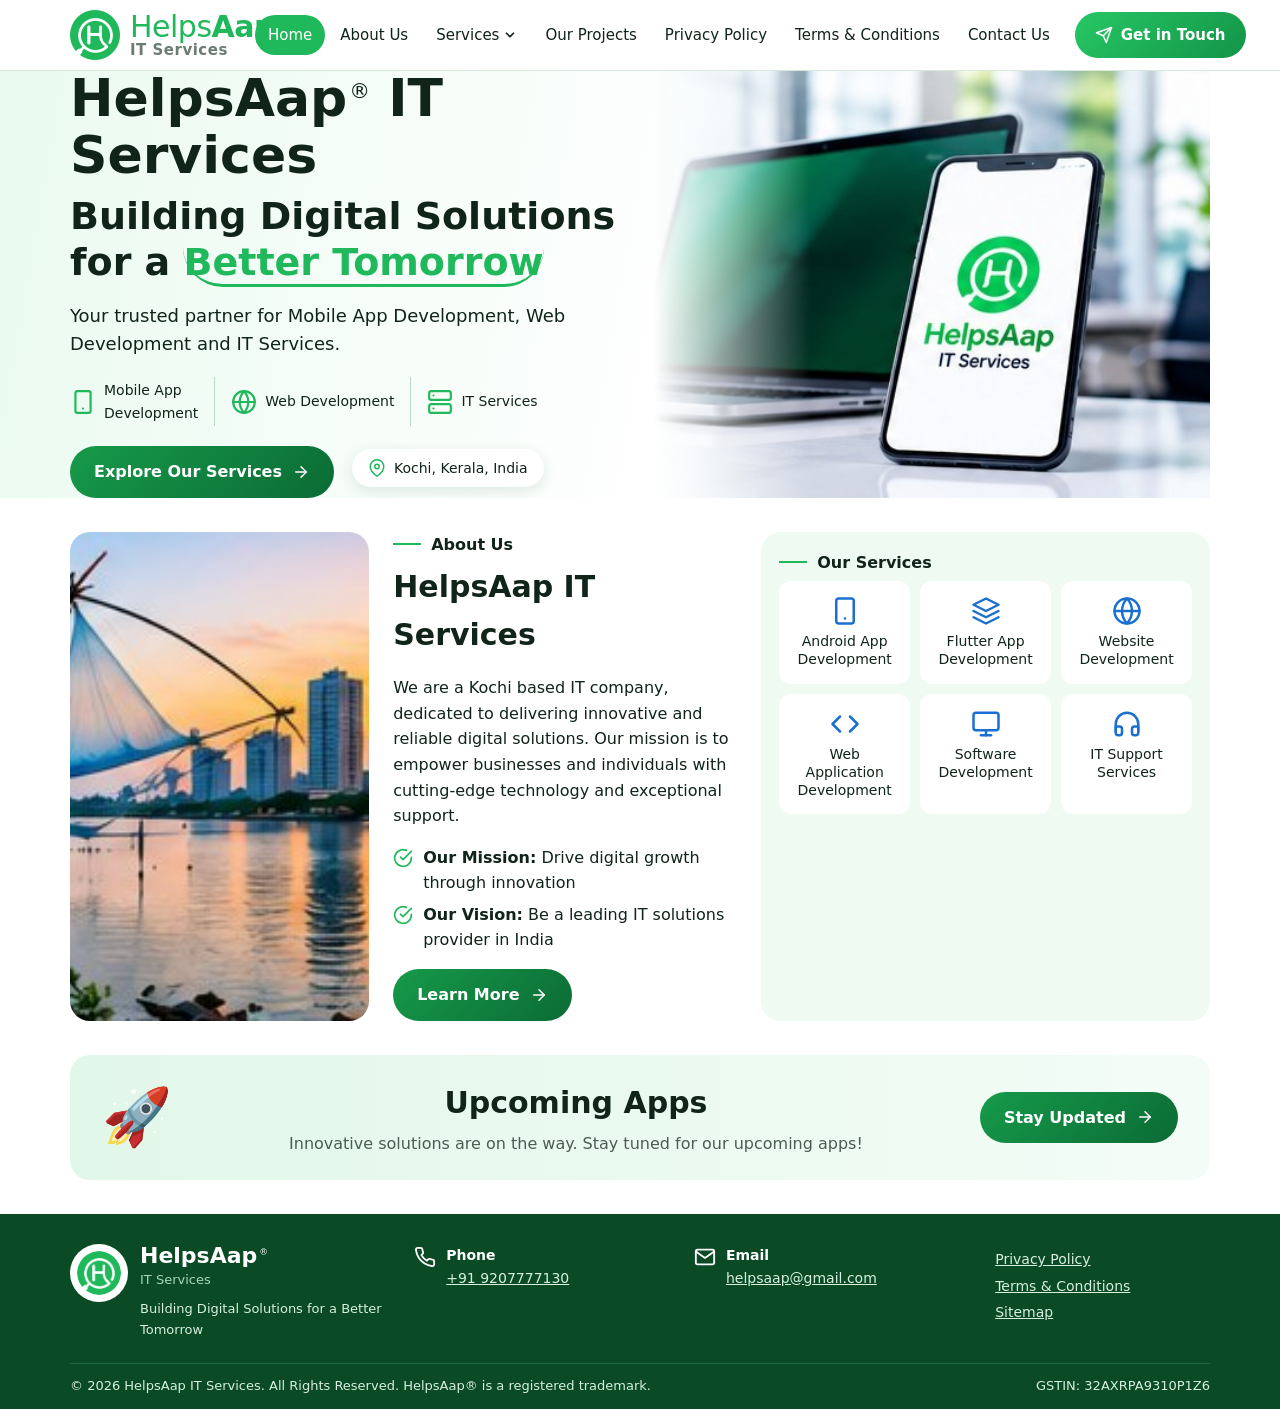
<file: index.html>
<!doctype html>
<html lang="en">
<head>
<meta charset="utf-8">
<meta name="viewport" content="width=device-width, initial-scale=1">
<title>HelpsAap IT Services | Mobile App, Web and IT Services in Kochi, Kerala</title>
<meta name="description" content="HelpsAap IT Services builds mobile apps, websites and software, and provides IT support, from Kochi, Kerala, India.">
<link rel="canonical" href="https://helpsaap.com/">
<link rel="icon" type="image/png" href="assets/favicon.png">
<meta property="og:title" content="HelpsAap IT Services | Mobile App, Web and IT Services in Kochi, Kerala">
<meta property="og:description" content="HelpsAap IT Services builds mobile apps, websites and software, and provides IT support, from Kochi, Kerala, India.">
<meta property="og:type" content="website">
<meta property="og:url" content="https://helpsaap.com/">
<link rel="stylesheet" href="style.css">
<script type="application/ld+json">
{"@context":"https://schema.org","@type":"Organization","name":"HelpsAap IT Services","url":"https://helpsaap.com",
"logo":"https://helpsaap.com/assets/mark.png","email":"helpsaap@gmail.com","telephone":"+919207777130",
"address":{"@type":"PostalAddress","streetAddress":"Suite C80, 39/2475-B1, LR Towers, SJRRRA, South Janatha Road","addressLocality":"Kochi","addressRegion":"Kerala","postalCode":"682025","addressCountry":"IN"}}
</script>
</head>
<body>
<header><div class="bar">
<a class="brand" href="index.html" aria-label="HelpsAap IT Services home"><img src="assets/mark.png" alt="HelpsAap logo"><span class="bt"><b><span>Helps</span><i>Aap</i><sup class="r">&reg;</sup></b><small>IT Services</small></span></a>
<button class="mbtn" aria-label="Menu" onclick="document.getElementById('nv').classList.toggle('open')">&#9776;</button>
<nav id="nv"><a href="index.html" class="on">Home</a><a href="about.html">About Us</a><div class="dd"><a href="services.html">Services <svg class="ic" width="14" height="14" viewBox="0 0 24 24" fill="none" stroke="currentColor" stroke-width="3" stroke-linecap="round" stroke-linejoin="round"><polyline points="6 9 12 15 18 9"/></svg></a><div class="menu"><a href="services.html#android">Android App Development</a><a href="services.html#flutter">Flutter App Development</a><a href="services.html#website">Website Development</a><a href="services.html#webapp">Web Application Development</a><a href="services.html#software">Software Development</a><a href="services.html#support">IT Support Services</a></div></div><a href="projects.html">Our Projects</a><a href="privacy.html">Privacy Policy</a><a href="terms.html">Terms &amp; Conditions</a><a href="contact.html">Contact Us</a><a class="cta" href="contact.html"><svg class="ic" width="18" height="18" viewBox="0 0 24 24" fill="none" stroke="currentColor" stroke-width="2" stroke-linecap="round" stroke-linejoin="round" aria-hidden="true"><line x1="22" y1="2" x2="11" y2="13"/><polygon points="22 2 15 22 11 13 2 9 22 2"/></svg> Get in Touch</a></nav>
</div></header>
<main>
<div class="hero"><div class="wrap">
<div>
<h1>HelpsAap<sup class="r">&reg;</sup> IT Services</h1>
<h2>Building Digital Solutions<br>for a <em>Better Tomorrow</em></h2>
<p class="lead">Your trusted partner for Mobile App Development, Web Development and IT Services.</p>
<div class="chips">
<div class="chip"><svg class="ic" width="26" height="26" viewBox="0 0 24 24" fill="none" stroke="currentColor" stroke-width="2" stroke-linecap="round" stroke-linejoin="round" aria-hidden="true"><rect x="5" y="2" width="14" height="20" rx="2" ry="2"/><line x1="12" y1="18" x2="12.01" y2="18"/></svg><span>Mobile App<br>Development</span></div>
<div class="chip"><svg class="ic" width="26" height="26" viewBox="0 0 24 24" fill="none" stroke="currentColor" stroke-width="2" stroke-linecap="round" stroke-linejoin="round" aria-hidden="true"><circle cx="12" cy="12" r="10"/><line x1="2" y1="12" x2="22" y2="12"/><path d="M12 2a15.3 15.3 0 0 1 4 10 15.3 15.3 0 0 1-4 10 15.3 15.3 0 0 1-4-10 15.3 15.3 0 0 1 4-10z"/></svg><span>Web Development</span></div>
<div class="chip"><svg class="ic" width="26" height="26" viewBox="0 0 24 24" fill="none" stroke="currentColor" stroke-width="2" stroke-linecap="round" stroke-linejoin="round" aria-hidden="true"><rect x="2" y="2" width="20" height="8" rx="2" ry="2"/><rect x="2" y="14" width="20" height="8" rx="2" ry="2"/><line x1="6" y1="6" x2="6.01" y2="6"/><line x1="6" y1="18" x2="6.01" y2="18"/></svg><span>IT Services</span></div>
</div>
<p style="margin:0"><a class="btn" href="services.html">Explore Our Services <svg class="ic" width="18" height="18" viewBox="0 0 24 24" fill="none" stroke="currentColor" stroke-width="2" stroke-linecap="round" stroke-linejoin="round" aria-hidden="true"><line x1="5" y1="12" x2="19" y2="12"/><polyline points="12 5 19 12 12 19"/></svg></a><span class="pill"><svg class="ic" width="18" height="18" viewBox="0 0 24 24" fill="none" stroke="currentColor" stroke-width="2" stroke-linecap="round" stroke-linejoin="round" aria-hidden="true"><path d="M21 10c0 7-9 13-9 13s-9-6-9-13a9 9 0 0 1 18 0z"/><circle cx="12" cy="10" r="3"/></svg> Kochi, Kerala, India</span></p>
</div>
<div class="hero-img"><img src="assets/hero.jpg" alt="A phone showing the HelpsAap IT Services logo next to a laptop"></div>
</div></div>
<section><div class="wrap"><div class="row3">
<div class="photo"><img src="assets/kochi.jpg" alt="Chinese fishing nets at sunset in Kochi, Kerala"></div>
<div>
<p class="kicker">About Us</p>
<h2>HelpsAap IT Services</h2>
<p>We are a Kochi based IT company, dedicated to delivering innovative and reliable digital solutions. Our mission is to empower businesses and individuals with cutting-edge technology and exceptional support.</p>
<ul class="ticks"><li><svg class="ic" width="20" height="20" viewBox="0 0 24 24" fill="none" stroke="currentColor" stroke-width="2" stroke-linecap="round" stroke-linejoin="round" aria-hidden="true"><path d="M22 11.08V12a10 10 0 1 1-5.93-9.14"/><polyline points="22 4 12 14.01 9 11.01"/></svg><span><b>Our Mission:</b> Drive digital growth through innovation</span></li>
<li><svg class="ic" width="20" height="20" viewBox="0 0 24 24" fill="none" stroke="currentColor" stroke-width="2" stroke-linecap="round" stroke-linejoin="round" aria-hidden="true"><path d="M22 11.08V12a10 10 0 1 1-5.93-9.14"/><polyline points="22 4 12 14.01 9 11.01"/></svg><span><b>Our Vision:</b> Be a leading IT solutions provider in India</span></li></ul>
<a class="btn" href="about.html">Learn More <svg class="ic" width="18" height="18" viewBox="0 0 24 24" fill="none" stroke="currentColor" stroke-width="2" stroke-linecap="round" stroke-linejoin="round" aria-hidden="true"><line x1="5" y1="12" x2="19" y2="12"/><polyline points="12 5 19 12 12 19"/></svg></a>
</div>
<div class="svc"><p class="kicker">Our Services</p><div class="sgrid"><a class="stile" href="services.html#android"><svg class="ic" width="30" height="30" viewBox="0 0 24 24" fill="none" stroke="currentColor" stroke-width="2" stroke-linecap="round" stroke-linejoin="round" aria-hidden="true"><rect x="5" y="2" width="14" height="20" rx="2" ry="2"/><line x1="12" y1="18" x2="12.01" y2="18"/></svg>Android App<br>Development</a><a class="stile" href="services.html#flutter"><svg class="ic" width="30" height="30" viewBox="0 0 24 24" fill="none" stroke="currentColor" stroke-width="2" stroke-linecap="round" stroke-linejoin="round" aria-hidden="true"><polygon points="12 2 2 7 12 12 22 7 12 2"/><polyline points="2 17 12 22 22 17"/><polyline points="2 12 12 17 22 12"/></svg>Flutter App<br>Development</a><a class="stile" href="services.html#website"><svg class="ic" width="30" height="30" viewBox="0 0 24 24" fill="none" stroke="currentColor" stroke-width="2" stroke-linecap="round" stroke-linejoin="round" aria-hidden="true"><circle cx="12" cy="12" r="10"/><line x1="2" y1="12" x2="22" y2="12"/><path d="M12 2a15.3 15.3 0 0 1 4 10 15.3 15.3 0 0 1-4 10 15.3 15.3 0 0 1-4-10 15.3 15.3 0 0 1 4-10z"/></svg>Website<br>Development</a><a class="stile" href="services.html#webapp"><svg class="ic" width="30" height="30" viewBox="0 0 24 24" fill="none" stroke="currentColor" stroke-width="2" stroke-linecap="round" stroke-linejoin="round" aria-hidden="true"><polyline points="16 18 22 12 16 6"/><polyline points="8 6 2 12 8 18"/></svg>Web Application<br>Development</a><a class="stile" href="services.html#software"><svg class="ic" width="30" height="30" viewBox="0 0 24 24" fill="none" stroke="currentColor" stroke-width="2" stroke-linecap="round" stroke-linejoin="round" aria-hidden="true"><rect x="2" y="3" width="20" height="14" rx="2" ry="2"/><line x1="8" y1="21" x2="16" y2="21"/><line x1="12" y1="17" x2="12" y2="21"/></svg>Software<br>Development</a><a class="stile" href="services.html#support"><svg class="ic" width="30" height="30" viewBox="0 0 24 24" fill="none" stroke="currentColor" stroke-width="2" stroke-linecap="round" stroke-linejoin="round" aria-hidden="true"><path d="M3 18v-6a9 9 0 0 1 18 0v6"/><path d="M21 19a2 2 0 0 1-2 2h-1a2 2 0 0 1-2-2v-3a2 2 0 0 1 2-2h3zM3 19a2 2 0 0 0 2 2h1a2 2 0 0 0 2-2v-3a2 2 0 0 0-2-2H3z"/></svg>IT Support<br>Services</a></div></div>
</div></div></section>
<section style="padding-top:0"><div class="wrap"><div class="banner">
<div class="rk">&#128640;</div>
<div style="flex:1;text-align:center;min-width:240px"><h2>Upcoming Apps</h2><p>Innovative solutions are on the way. Stay tuned for our upcoming apps!</p></div>
<a class="btn" href="projects.html">Stay Updated <svg class="ic" width="18" height="18" viewBox="0 0 24 24" fill="none" stroke="currentColor" stroke-width="2" stroke-linecap="round" stroke-linejoin="round" aria-hidden="true"><line x1="5" y1="12" x2="19" y2="12"/><polyline points="12 5 19 12 12 19"/></svg></a>
</div></div></section>
</main>
<footer><div class="wrap">
<div class="fgrid noaddr">
<div class="fb"><img class="fm" src="assets/mark.png" alt=""><div><b>HelpsAap<sup class="r">&reg;</sup></b><small>IT Services</small><p style="margin:8px 0 0;font-size:13px">Building Digital Solutions for a Better Tomorrow</p></div></div>
<div class="fi"><svg class="ic" width="22" height="22" viewBox="0 0 24 24" fill="none" stroke="currentColor" stroke-width="2" stroke-linecap="round" stroke-linejoin="round" aria-hidden="true"><path d="M22 16.92v3a2 2 0 0 1-2.18 2 19.79 19.79 0 0 1-8.63-3.07 19.5 19.5 0 0 1-6-6 19.79 19.79 0 0 1-3.07-8.67A2 2 0 0 1 4.11 2h3a2 2 0 0 1 2 1.72 12.84 12.84 0 0 0 .7 2.81 2 2 0 0 1-.45 2.11L8.09 9.91a16 16 0 0 0 6 6l1.27-1.27a2 2 0 0 1 2.11-.45 12.84 12.84 0 0 0 2.81.7A2 2 0 0 1 22 16.92z"/></svg><div><b>Phone</b><a href="tel:+919207777130">+91 9207777130</a></div></div>
<div class="fi"><svg class="ic" width="22" height="22" viewBox="0 0 24 24" fill="none" stroke="currentColor" stroke-width="2" stroke-linecap="round" stroke-linejoin="round" aria-hidden="true"><path d="M4 4h16c1.1 0 2 .9 2 2v12c0 1.1-.9 2-2 2H4c-1.1 0-2-.9-2-2V6c0-1.1.9-2 2-2z"/><polyline points="22,6 12,13 2,6"/></svg><div><b>Email</b><a href="mailto:helpsaap@gmail.com">helpsaap@gmail.com</a></div></div>
<div class="fl"><a href="privacy.html">Privacy Policy</a><a href="terms.html">Terms &amp; Conditions</a><a href="sitemap.xml">Sitemap</a></div>
</div>
<div class="fbot"><span>&copy; 2026 HelpsAap IT Services. All Rights Reserved. HelpsAap&reg; is a registered trademark.</span><span>GSTIN: 32AXRPA9310P1Z6</span></div>
</div></footer>
</body>
</html>
</file>
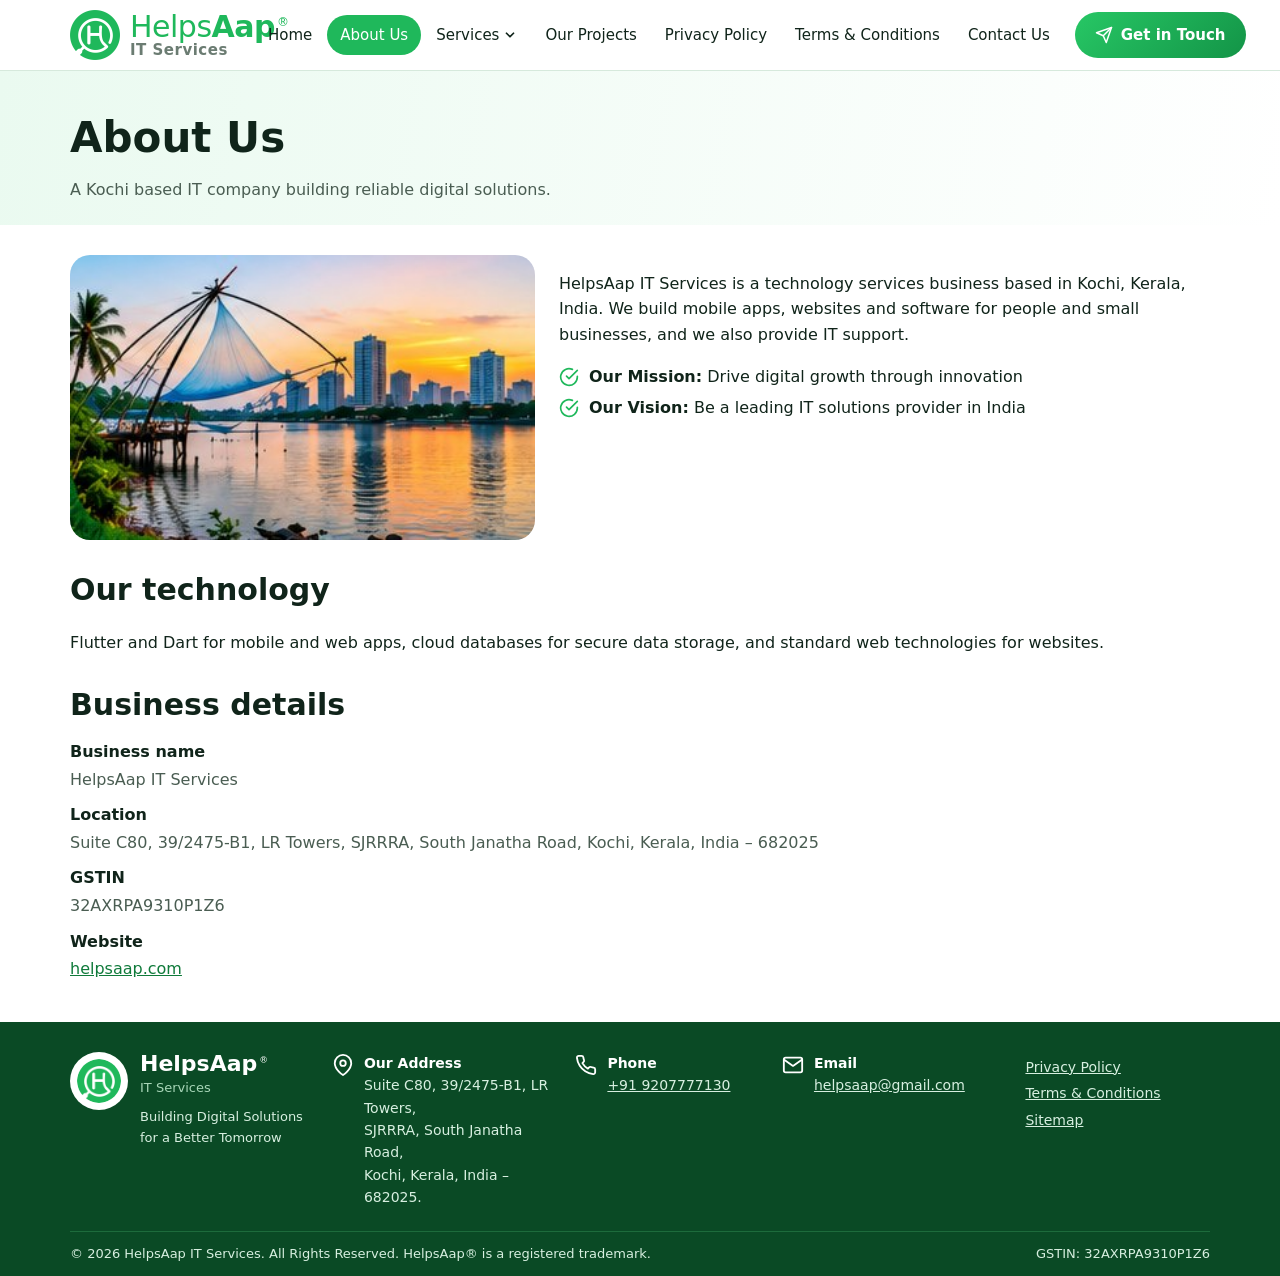
<file: about.html>
<!doctype html>
<html lang="en">
<head>
<meta charset="utf-8">
<meta name="viewport" content="width=device-width, initial-scale=1">
<title>About Us | HelpsAap IT Services</title>
<meta name="description" content="About HelpsAap IT Services, a technology services business in Kochi, Kerala, India.">
<link rel="canonical" href="https://helpsaap.com/about.html">
<link rel="icon" type="image/png" href="assets/favicon.png">
<meta property="og:title" content="About Us | HelpsAap IT Services">
<meta property="og:description" content="About HelpsAap IT Services, a technology services business in Kochi, Kerala, India.">
<meta property="og:type" content="website">
<meta property="og:url" content="https://helpsaap.com/about.html">
<link rel="stylesheet" href="style.css">
</head>
<body>
<header><div class="bar">
<a class="brand" href="index.html" aria-label="HelpsAap IT Services home"><img src="assets/mark.png" alt="HelpsAap logo"><span class="bt"><b><span>Helps</span><i>Aap</i><sup class="r">&reg;</sup></b><small>IT Services</small></span></a>
<button class="mbtn" aria-label="Menu" onclick="document.getElementById('nv').classList.toggle('open')">&#9776;</button>
<nav id="nv"><a href="index.html">Home</a><a href="about.html" class="on">About Us</a><div class="dd"><a href="services.html">Services <svg class="ic" width="14" height="14" viewBox="0 0 24 24" fill="none" stroke="currentColor" stroke-width="3" stroke-linecap="round" stroke-linejoin="round"><polyline points="6 9 12 15 18 9"/></svg></a><div class="menu"><a href="services.html#android">Android App Development</a><a href="services.html#flutter">Flutter App Development</a><a href="services.html#website">Website Development</a><a href="services.html#webapp">Web Application Development</a><a href="services.html#software">Software Development</a><a href="services.html#support">IT Support Services</a></div></div><a href="projects.html">Our Projects</a><a href="privacy.html">Privacy Policy</a><a href="terms.html">Terms &amp; Conditions</a><a href="contact.html">Contact Us</a><a class="cta" href="contact.html"><svg class="ic" width="18" height="18" viewBox="0 0 24 24" fill="none" stroke="currentColor" stroke-width="2" stroke-linecap="round" stroke-linejoin="round" aria-hidden="true"><line x1="22" y1="2" x2="11" y2="13"/><polygon points="22 2 15 22 11 13 2 9 22 2"/></svg> Get in Touch</a></nav>
</div></header>
<main>
<div class="phero"><div class="wrap"><h1>About Us</h1><p>A Kochi based IT company building reliable digital solutions.</p></div></div>
<div class="page"><div class="wrap">
<div class="row3" style="grid-template-columns:1fr 1.4fr">
<div class="photo"><img src="assets/kochi.jpg" alt="Chinese fishing nets at sunset in Kochi, Kerala"></div>
<div><p>HelpsAap IT Services is a technology services business based in Kochi, Kerala, India. We build mobile apps, websites and software for people and small businesses, and we also provide IT support.</p>
<ul class="ticks"><li><svg class="ic" width="20" height="20" viewBox="0 0 24 24" fill="none" stroke="currentColor" stroke-width="2" stroke-linecap="round" stroke-linejoin="round" aria-hidden="true"><path d="M22 11.08V12a10 10 0 1 1-5.93-9.14"/><polyline points="22 4 12 14.01 9 11.01"/></svg><span><b>Our Mission:</b> Drive digital growth through innovation</span></li>
<li><svg class="ic" width="20" height="20" viewBox="0 0 24 24" fill="none" stroke="currentColor" stroke-width="2" stroke-linecap="round" stroke-linejoin="round" aria-hidden="true"><path d="M22 11.08V12a10 10 0 1 1-5.93-9.14"/><polyline points="22 4 12 14.01 9 11.01"/></svg><span><b>Our Vision:</b> Be a leading IT solutions provider in India</span></li></ul></div>
</div>
<h2>Our technology</h2>
<p>Flutter and Dart for mobile and web apps, cloud databases for secure data storage, and standard web technologies for websites.</p>
<h2>Business details</h2>
<dl>
<dt>Business name</dt><dd>HelpsAap IT Services</dd>
<dt>Location</dt><dd>Suite C80, 39/2475-B1, LR Towers, SJRRRA, South Janatha Road, Kochi, Kerala, India – 682025</dd>
<dt>GSTIN</dt><dd>32AXRPA9310P1Z6</dd>
<dt>Website</dt><dd><a href="https://helpsaap.com">helpsaap.com</a></dd>
</dl></div></div>
</main>
<footer><div class="wrap">
<div class="fgrid">
<div class="fb"><img class="fm" src="assets/mark.png" alt=""><div><b>HelpsAap<sup class="r">&reg;</sup></b><small>IT Services</small><p style="margin:8px 0 0;font-size:13px">Building Digital Solutions for a Better Tomorrow</p></div></div>
<div class="fi"><svg class="ic" width="22" height="22" viewBox="0 0 24 24" fill="none" stroke="currentColor" stroke-width="2" stroke-linecap="round" stroke-linejoin="round" aria-hidden="true"><path d="M21 10c0 7-9 13-9 13s-9-6-9-13a9 9 0 0 1 18 0z"/><circle cx="12" cy="10" r="3"/></svg><div><b>Our Address</b>Suite C80, 39/2475-B1, LR Towers,<br>SJRRRA, South Janatha Road,<br>Kochi, Kerala, India – 682025.</div></div>
<div class="fi"><svg class="ic" width="22" height="22" viewBox="0 0 24 24" fill="none" stroke="currentColor" stroke-width="2" stroke-linecap="round" stroke-linejoin="round" aria-hidden="true"><path d="M22 16.92v3a2 2 0 0 1-2.18 2 19.79 19.79 0 0 1-8.63-3.07 19.5 19.5 0 0 1-6-6 19.79 19.79 0 0 1-3.07-8.67A2 2 0 0 1 4.11 2h3a2 2 0 0 1 2 1.72 12.84 12.84 0 0 0 .7 2.81 2 2 0 0 1-.45 2.11L8.09 9.91a16 16 0 0 0 6 6l1.27-1.27a2 2 0 0 1 2.11-.45 12.84 12.84 0 0 0 2.81.7A2 2 0 0 1 22 16.92z"/></svg><div><b>Phone</b><a href="tel:+919207777130">+91 9207777130</a></div></div>
<div class="fi"><svg class="ic" width="22" height="22" viewBox="0 0 24 24" fill="none" stroke="currentColor" stroke-width="2" stroke-linecap="round" stroke-linejoin="round" aria-hidden="true"><path d="M4 4h16c1.1 0 2 .9 2 2v12c0 1.1-.9 2-2 2H4c-1.1 0-2-.9-2-2V6c0-1.1.9-2 2-2z"/><polyline points="22,6 12,13 2,6"/></svg><div><b>Email</b><a href="mailto:helpsaap@gmail.com">helpsaap@gmail.com</a></div></div>
<div class="fl"><a href="privacy.html">Privacy Policy</a><a href="terms.html">Terms &amp; Conditions</a><a href="sitemap.xml">Sitemap</a></div>
</div>
<div class="fbot"><span>&copy; 2026 HelpsAap IT Services. All Rights Reserved. HelpsAap&reg; is a registered trademark.</span><span>GSTIN: 32AXRPA9310P1Z6</span></div>
</div></footer>
</body>
</html>
</file>
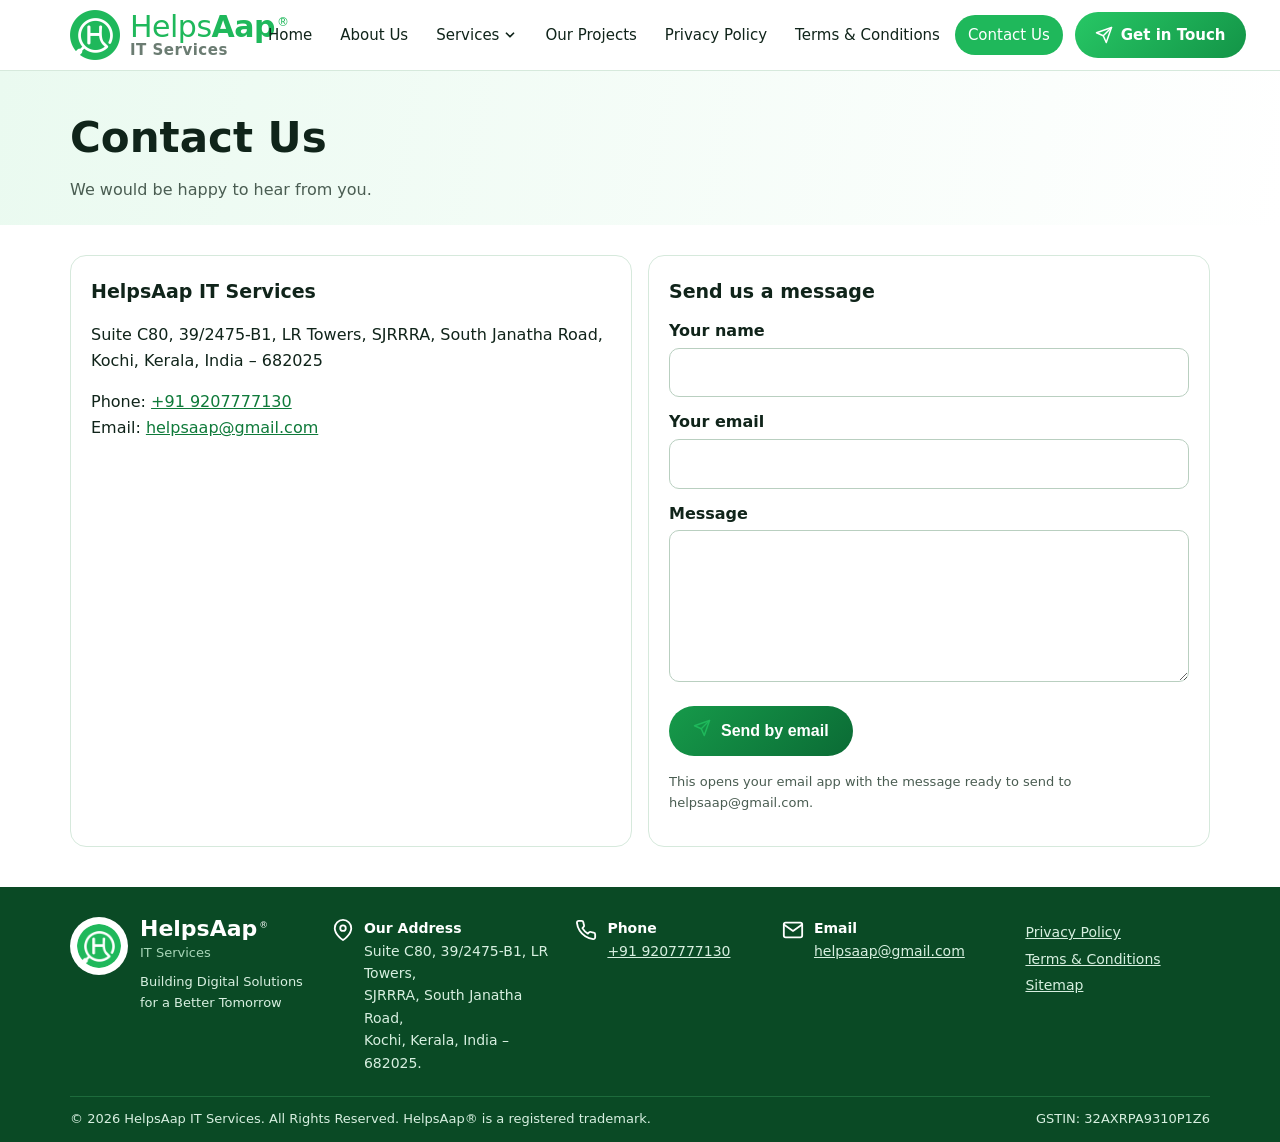
<file: contact.html>
<!doctype html>
<html lang="en">
<head>
<meta charset="utf-8">
<meta name="viewport" content="width=device-width, initial-scale=1">
<title>Contact Us | HelpsAap IT Services</title>
<meta name="description" content="Contact HelpsAap IT Services in Kochi, Kerala. Phone, email and address.">
<link rel="canonical" href="https://helpsaap.com/contact.html">
<link rel="icon" type="image/png" href="assets/favicon.png">
<meta property="og:title" content="Contact Us | HelpsAap IT Services">
<meta property="og:description" content="Contact HelpsAap IT Services in Kochi, Kerala. Phone, email and address.">
<meta property="og:type" content="website">
<meta property="og:url" content="https://helpsaap.com/contact.html">
<link rel="stylesheet" href="style.css">
<script type="application/ld+json">
{"@context":"https://schema.org","@type":"Organization","name":"HelpsAap IT Services","url":"https://helpsaap.com",
"logo":"https://helpsaap.com/assets/mark.png","email":"helpsaap@gmail.com","telephone":"+919207777130",
"address":{"@type":"PostalAddress","streetAddress":"Suite C80, 39/2475-B1, LR Towers, SJRRRA, South Janatha Road","addressLocality":"Kochi","addressRegion":"Kerala","postalCode":"682025","addressCountry":"IN"}}
</script>
</head>
<body>
<header><div class="bar">
<a class="brand" href="index.html" aria-label="HelpsAap IT Services home"><img src="assets/mark.png" alt="HelpsAap logo"><span class="bt"><b><span>Helps</span><i>Aap</i><sup class="r">&reg;</sup></b><small>IT Services</small></span></a>
<button class="mbtn" aria-label="Menu" onclick="document.getElementById('nv').classList.toggle('open')">&#9776;</button>
<nav id="nv"><a href="index.html">Home</a><a href="about.html">About Us</a><div class="dd"><a href="services.html">Services <svg class="ic" width="14" height="14" viewBox="0 0 24 24" fill="none" stroke="currentColor" stroke-width="3" stroke-linecap="round" stroke-linejoin="round"><polyline points="6 9 12 15 18 9"/></svg></a><div class="menu"><a href="services.html#android">Android App Development</a><a href="services.html#flutter">Flutter App Development</a><a href="services.html#website">Website Development</a><a href="services.html#webapp">Web Application Development</a><a href="services.html#software">Software Development</a><a href="services.html#support">IT Support Services</a></div></div><a href="projects.html">Our Projects</a><a href="privacy.html">Privacy Policy</a><a href="terms.html">Terms &amp; Conditions</a><a href="contact.html" class="on">Contact Us</a><a class="cta" href="contact.html"><svg class="ic" width="18" height="18" viewBox="0 0 24 24" fill="none" stroke="currentColor" stroke-width="2" stroke-linecap="round" stroke-linejoin="round" aria-hidden="true"><line x1="22" y1="2" x2="11" y2="13"/><polygon points="22 2 15 22 11 13 2 9 22 2"/></svg> Get in Touch</a></nav>
</div></header>
<main>
<div class="phero"><div class="wrap"><h1>Contact Us</h1><p>We would be happy to hear from you.</p></div></div>
<div class="page"><div class="wrap"><div class="grid">
<div class="card"><h3>HelpsAap IT Services</h3>
<p>Suite C80, 39/2475-B1, LR Towers, SJRRRA, South Janatha Road, Kochi, Kerala, India – 682025</p>
<p>Phone: <a href="tel:+919207777130">+91 9207777130</a><br>Email: <a href="mailto:helpsaap@gmail.com">helpsaap@gmail.com</a></p></div>
<div class="card"><h3>Send us a message</h3>
<form id="f">
<label for="n">Your name</label><input id="n" required>
<label for="e">Your email</label><input id="e" type="email" required>
<label for="m">Message</label><textarea id="m" rows="5" required></textarea>
<p><button class="btn" type="submit"><svg class="ic" width="18" height="18" viewBox="0 0 24 24" fill="none" stroke="currentColor" stroke-width="2" stroke-linecap="round" stroke-linejoin="round" aria-hidden="true"><line x1="22" y1="2" x2="11" y2="13"/><polygon points="22 2 15 22 11 13 2 9 22 2"/></svg> Send by email</button></p>
<p style="font-size:13px;color:#4a5d52">This opens your email app with the message ready to send to helpsaap@gmail.com.</p>
</form></div>
</div></div></div>
<script>
document.getElementById('f').addEventListener('submit',function(ev){
ev.preventDefault();
var n=document.getElementById('n').value,e=document.getElementById('e').value,m=document.getElementById('m').value;
var body='Name: '+n+'\nEmail: '+e+'\n\n'+m;
window.location.href='mailto:helpsaap@gmail.com?subject='+encodeURIComponent('Website enquiry from '+n)+'&body='+encodeURIComponent(body);
});
</script>
</main>
<footer><div class="wrap">
<div class="fgrid">
<div class="fb"><img class="fm" src="assets/mark.png" alt=""><div><b>HelpsAap<sup class="r">&reg;</sup></b><small>IT Services</small><p style="margin:8px 0 0;font-size:13px">Building Digital Solutions for a Better Tomorrow</p></div></div>
<div class="fi"><svg class="ic" width="22" height="22" viewBox="0 0 24 24" fill="none" stroke="currentColor" stroke-width="2" stroke-linecap="round" stroke-linejoin="round" aria-hidden="true"><path d="M21 10c0 7-9 13-9 13s-9-6-9-13a9 9 0 0 1 18 0z"/><circle cx="12" cy="10" r="3"/></svg><div><b>Our Address</b>Suite C80, 39/2475-B1, LR Towers,<br>SJRRRA, South Janatha Road,<br>Kochi, Kerala, India – 682025.</div></div>
<div class="fi"><svg class="ic" width="22" height="22" viewBox="0 0 24 24" fill="none" stroke="currentColor" stroke-width="2" stroke-linecap="round" stroke-linejoin="round" aria-hidden="true"><path d="M22 16.92v3a2 2 0 0 1-2.18 2 19.79 19.79 0 0 1-8.63-3.07 19.5 19.5 0 0 1-6-6 19.79 19.79 0 0 1-3.07-8.67A2 2 0 0 1 4.11 2h3a2 2 0 0 1 2 1.72 12.84 12.84 0 0 0 .7 2.81 2 2 0 0 1-.45 2.11L8.09 9.91a16 16 0 0 0 6 6l1.27-1.27a2 2 0 0 1 2.11-.45 12.84 12.84 0 0 0 2.81.7A2 2 0 0 1 22 16.92z"/></svg><div><b>Phone</b><a href="tel:+919207777130">+91 9207777130</a></div></div>
<div class="fi"><svg class="ic" width="22" height="22" viewBox="0 0 24 24" fill="none" stroke="currentColor" stroke-width="2" stroke-linecap="round" stroke-linejoin="round" aria-hidden="true"><path d="M4 4h16c1.1 0 2 .9 2 2v12c0 1.1-.9 2-2 2H4c-1.1 0-2-.9-2-2V6c0-1.1.9-2 2-2z"/><polyline points="22,6 12,13 2,6"/></svg><div><b>Email</b><a href="mailto:helpsaap@gmail.com">helpsaap@gmail.com</a></div></div>
<div class="fl"><a href="privacy.html">Privacy Policy</a><a href="terms.html">Terms &amp; Conditions</a><a href="sitemap.xml">Sitemap</a></div>
</div>
<div class="fbot"><span>&copy; 2026 HelpsAap IT Services. All Rights Reserved. HelpsAap&reg; is a registered trademark.</span><span>GSTIN: 32AXRPA9310P1Z6</span></div>
</div></footer>
</body>
</html>
</file>
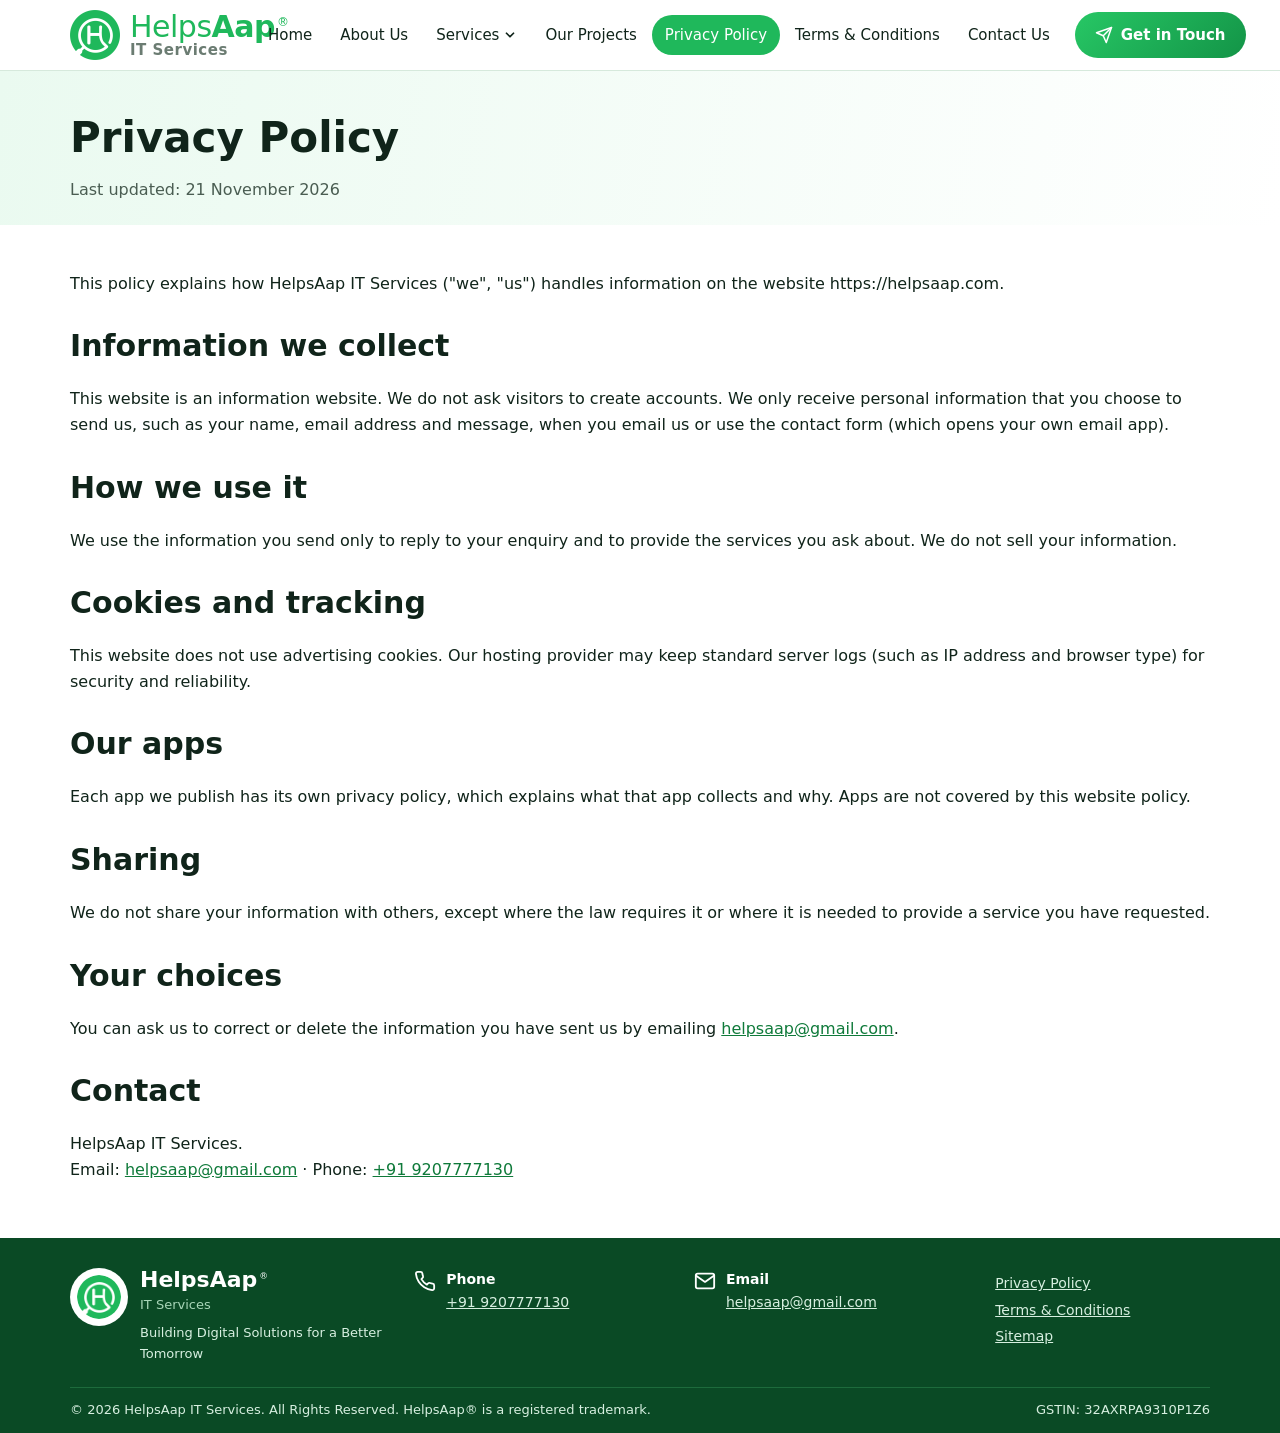
<file: privacy.html>
<!doctype html>
<html lang="en">
<head>
<meta charset="utf-8">
<meta name="viewport" content="width=device-width, initial-scale=1">
<title>Privacy Policy | HelpsAap IT Services</title>
<meta name="description" content="Privacy Policy for the HelpsAap IT Services website.">
<link rel="canonical" href="https://helpsaap.com/privacy.html">
<link rel="icon" type="image/png" href="assets/favicon.png">
<meta property="og:title" content="Privacy Policy | HelpsAap IT Services">
<meta property="og:description" content="Privacy Policy for the HelpsAap IT Services website.">
<meta property="og:type" content="website">
<meta property="og:url" content="https://helpsaap.com/privacy.html">
<link rel="stylesheet" href="style.css">
</head>
<body>
<header><div class="bar">
<a class="brand" href="index.html" aria-label="HelpsAap IT Services home"><img src="assets/mark.png" alt="HelpsAap logo"><span class="bt"><b><span>Helps</span><i>Aap</i><sup class="r">&reg;</sup></b><small>IT Services</small></span></a>
<button class="mbtn" aria-label="Menu" onclick="document.getElementById('nv').classList.toggle('open')">&#9776;</button>
<nav id="nv"><a href="index.html">Home</a><a href="about.html">About Us</a><div class="dd"><a href="services.html">Services <svg class="ic" width="14" height="14" viewBox="0 0 24 24" fill="none" stroke="currentColor" stroke-width="3" stroke-linecap="round" stroke-linejoin="round"><polyline points="6 9 12 15 18 9"/></svg></a><div class="menu"><a href="services.html#android">Android App Development</a><a href="services.html#flutter">Flutter App Development</a><a href="services.html#website">Website Development</a><a href="services.html#webapp">Web Application Development</a><a href="services.html#software">Software Development</a><a href="services.html#support">IT Support Services</a></div></div><a href="projects.html">Our Projects</a><a href="privacy.html" class="on">Privacy Policy</a><a href="terms.html">Terms &amp; Conditions</a><a href="contact.html">Contact Us</a><a class="cta" href="contact.html"><svg class="ic" width="18" height="18" viewBox="0 0 24 24" fill="none" stroke="currentColor" stroke-width="2" stroke-linecap="round" stroke-linejoin="round" aria-hidden="true"><line x1="22" y1="2" x2="11" y2="13"/><polygon points="22 2 15 22 11 13 2 9 22 2"/></svg> Get in Touch</a></nav>
</div></header>
<main>
<div class="phero"><div class="wrap"><h1>Privacy Policy</h1><p>Last updated: 21 November 2026</p></div></div>
<div class="page"><div class="wrap">
<p>This policy explains how HelpsAap IT Services ("we", "us") handles information on the website https://helpsaap.com.</p>
<h2>Information we collect</h2>
<p>This website is an information website. We do not ask visitors to create accounts. We only receive personal information that you choose to send us, such as your name, email address and message, when you email us or use the contact form (which opens your own email app).</p>
<h2>How we use it</h2>
<p>We use the information you send only to reply to your enquiry and to provide the services you ask about. We do not sell your information.</p>
<h2>Cookies and tracking</h2>
<p>This website does not use advertising cookies. Our hosting provider may keep standard server logs (such as IP address and browser type) for security and reliability.</p>
<h2>Our apps</h2>
<p>Each app we publish has its own privacy policy, which explains what that app collects and why. Apps are not covered by this website policy.</p>
<h2>Sharing</h2>
<p>We do not share your information with others, except where the law requires it or where it is needed to provide a service you have requested.</p>
<h2>Your choices</h2>
<p>You can ask us to correct or delete the information you have sent us by emailing <a href="mailto:helpsaap@gmail.com">helpsaap@gmail.com</a>.</p>
<h2>Contact</h2>
<p>HelpsAap IT Services.<br>Email: <a href="mailto:helpsaap@gmail.com">helpsaap@gmail.com</a> &middot; Phone: <a href="tel:+919207777130">+91 9207777130</a></p>
</div></div>
</main>
<footer><div class="wrap">
<div class="fgrid noaddr">
<div class="fb"><img class="fm" src="assets/mark.png" alt=""><div><b>HelpsAap<sup class="r">&reg;</sup></b><small>IT Services</small><p style="margin:8px 0 0;font-size:13px">Building Digital Solutions for a Better Tomorrow</p></div></div>
<div class="fi"><svg class="ic" width="22" height="22" viewBox="0 0 24 24" fill="none" stroke="currentColor" stroke-width="2" stroke-linecap="round" stroke-linejoin="round" aria-hidden="true"><path d="M22 16.92v3a2 2 0 0 1-2.18 2 19.79 19.79 0 0 1-8.63-3.07 19.5 19.5 0 0 1-6-6 19.79 19.79 0 0 1-3.07-8.67A2 2 0 0 1 4.11 2h3a2 2 0 0 1 2 1.72 12.84 12.84 0 0 0 .7 2.81 2 2 0 0 1-.45 2.11L8.09 9.91a16 16 0 0 0 6 6l1.27-1.27a2 2 0 0 1 2.11-.45 12.84 12.84 0 0 0 2.81.7A2 2 0 0 1 22 16.92z"/></svg><div><b>Phone</b><a href="tel:+919207777130">+91 9207777130</a></div></div>
<div class="fi"><svg class="ic" width="22" height="22" viewBox="0 0 24 24" fill="none" stroke="currentColor" stroke-width="2" stroke-linecap="round" stroke-linejoin="round" aria-hidden="true"><path d="M4 4h16c1.1 0 2 .9 2 2v12c0 1.1-.9 2-2 2H4c-1.1 0-2-.9-2-2V6c0-1.1.9-2 2-2z"/><polyline points="22,6 12,13 2,6"/></svg><div><b>Email</b><a href="mailto:helpsaap@gmail.com">helpsaap@gmail.com</a></div></div>
<div class="fl"><a href="privacy.html">Privacy Policy</a><a href="terms.html">Terms &amp; Conditions</a><a href="sitemap.xml">Sitemap</a></div>
</div>
<div class="fbot"><span>&copy; 2026 HelpsAap IT Services. All Rights Reserved. HelpsAap&reg; is a registered trademark.</span><span>GSTIN: 32AXRPA9310P1Z6</span></div>
</div></footer>
</body>
</html>
</file>
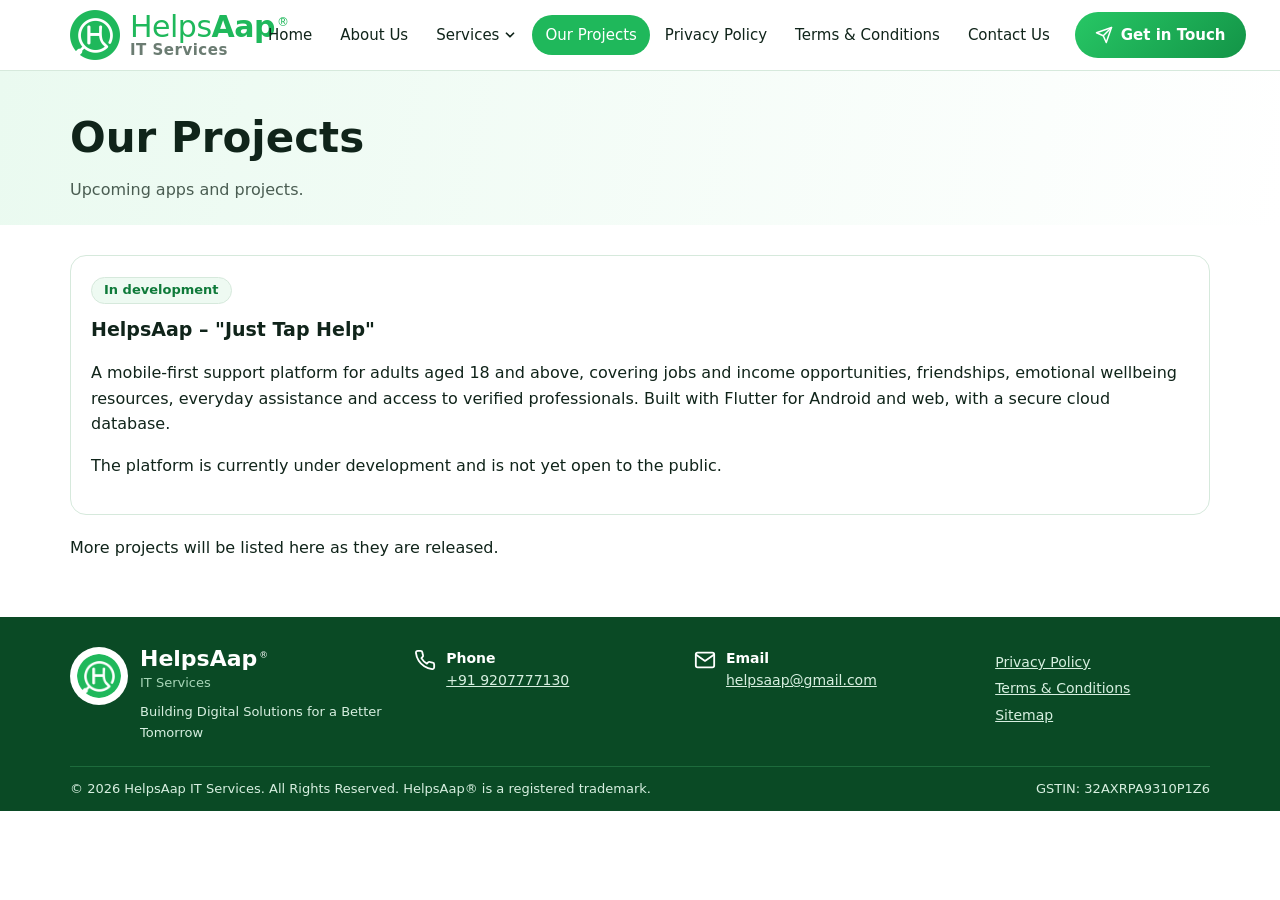
<file: projects.html>
<!doctype html>
<html lang="en">
<head>
<meta charset="utf-8">
<meta name="viewport" content="width=device-width, initial-scale=1">
<title>Our Projects | HelpsAap IT Services</title>
<meta name="description" content="Projects by HelpsAap IT Services, including the HelpsAap support platform.">
<link rel="canonical" href="https://helpsaap.com/projects.html">
<link rel="icon" type="image/png" href="assets/favicon.png">
<meta property="og:title" content="Our Projects | HelpsAap IT Services">
<meta property="og:description" content="Projects by HelpsAap IT Services, including the HelpsAap support platform.">
<meta property="og:type" content="website">
<meta property="og:url" content="https://helpsaap.com/projects.html">
<link rel="stylesheet" href="style.css">
</head>
<body>
<header><div class="bar">
<a class="brand" href="index.html" aria-label="HelpsAap IT Services home"><img src="assets/mark.png" alt="HelpsAap logo"><span class="bt"><b><span>Helps</span><i>Aap</i><sup class="r">&reg;</sup></b><small>IT Services</small></span></a>
<button class="mbtn" aria-label="Menu" onclick="document.getElementById('nv').classList.toggle('open')">&#9776;</button>
<nav id="nv"><a href="index.html">Home</a><a href="about.html">About Us</a><div class="dd"><a href="services.html">Services <svg class="ic" width="14" height="14" viewBox="0 0 24 24" fill="none" stroke="currentColor" stroke-width="3" stroke-linecap="round" stroke-linejoin="round"><polyline points="6 9 12 15 18 9"/></svg></a><div class="menu"><a href="services.html#android">Android App Development</a><a href="services.html#flutter">Flutter App Development</a><a href="services.html#website">Website Development</a><a href="services.html#webapp">Web Application Development</a><a href="services.html#software">Software Development</a><a href="services.html#support">IT Support Services</a></div></div><a href="projects.html" class="on">Our Projects</a><a href="privacy.html">Privacy Policy</a><a href="terms.html">Terms &amp; Conditions</a><a href="contact.html">Contact Us</a><a class="cta" href="contact.html"><svg class="ic" width="18" height="18" viewBox="0 0 24 24" fill="none" stroke="currentColor" stroke-width="2" stroke-linecap="round" stroke-linejoin="round" aria-hidden="true"><line x1="22" y1="2" x2="11" y2="13"/><polygon points="22 2 15 22 11 13 2 9 22 2"/></svg> Get in Touch</a></nav>
</div></header>
<main>
<div class="phero"><div class="wrap"><h1>Our Projects</h1><p>Upcoming apps and projects.</p></div></div>
<div class="page"><div class="wrap"><div class="card"><span class="tag">In development</span>
<h3 style="margin-top:10px">HelpsAap &ndash; "Just Tap Help"</h3>
<p>A mobile-first support platform for adults aged 18 and above, covering jobs and income opportunities, friendships, emotional wellbeing resources, everyday assistance and access to verified professionals. Built with Flutter for Android and web, with a secure cloud database.</p>
<p>The platform is currently under development and is not yet open to the public.</p></div>
<p style="margin-top:20px">More projects will be listed here as they are released.</p></div></div>
</main>
<footer><div class="wrap">
<div class="fgrid noaddr">
<div class="fb"><img class="fm" src="assets/mark.png" alt=""><div><b>HelpsAap<sup class="r">&reg;</sup></b><small>IT Services</small><p style="margin:8px 0 0;font-size:13px">Building Digital Solutions for a Better Tomorrow</p></div></div>
<div class="fi"><svg class="ic" width="22" height="22" viewBox="0 0 24 24" fill="none" stroke="currentColor" stroke-width="2" stroke-linecap="round" stroke-linejoin="round" aria-hidden="true"><path d="M22 16.92v3a2 2 0 0 1-2.18 2 19.79 19.79 0 0 1-8.63-3.07 19.5 19.5 0 0 1-6-6 19.79 19.79 0 0 1-3.07-8.67A2 2 0 0 1 4.11 2h3a2 2 0 0 1 2 1.72 12.84 12.84 0 0 0 .7 2.81 2 2 0 0 1-.45 2.11L8.09 9.91a16 16 0 0 0 6 6l1.27-1.27a2 2 0 0 1 2.11-.45 12.84 12.84 0 0 0 2.81.7A2 2 0 0 1 22 16.92z"/></svg><div><b>Phone</b><a href="tel:+919207777130">+91 9207777130</a></div></div>
<div class="fi"><svg class="ic" width="22" height="22" viewBox="0 0 24 24" fill="none" stroke="currentColor" stroke-width="2" stroke-linecap="round" stroke-linejoin="round" aria-hidden="true"><path d="M4 4h16c1.1 0 2 .9 2 2v12c0 1.1-.9 2-2 2H4c-1.1 0-2-.9-2-2V6c0-1.1.9-2 2-2z"/><polyline points="22,6 12,13 2,6"/></svg><div><b>Email</b><a href="mailto:helpsaap@gmail.com">helpsaap@gmail.com</a></div></div>
<div class="fl"><a href="privacy.html">Privacy Policy</a><a href="terms.html">Terms &amp; Conditions</a><a href="sitemap.xml">Sitemap</a></div>
</div>
<div class="fbot"><span>&copy; 2026 HelpsAap IT Services. All Rights Reserved. HelpsAap&reg; is a registered trademark.</span><span>GSTIN: 32AXRPA9310P1Z6</span></div>
</div></footer>
</body>
</html>
</file>
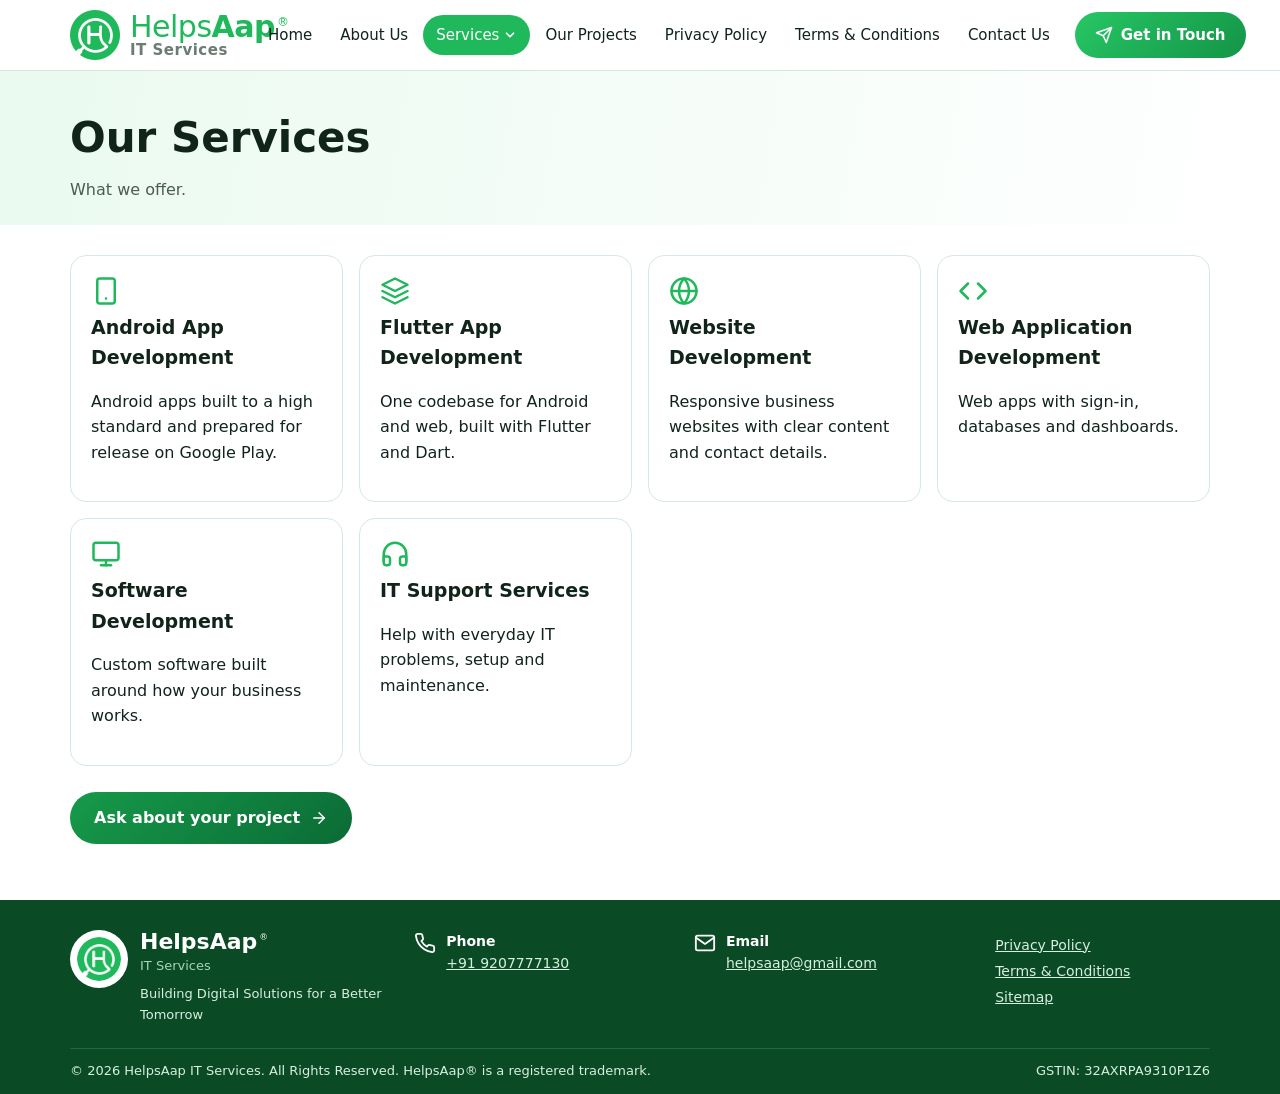
<file: services.html>
<!doctype html>
<html lang="en">
<head>
<meta charset="utf-8">
<meta name="viewport" content="width=device-width, initial-scale=1">
<title>Services | HelpsAap IT Services</title>
<meta name="description" content="Android app development, Flutter apps, websites, web applications, software development and IT support from HelpsAap IT Services.">
<link rel="canonical" href="https://helpsaap.com/services.html">
<link rel="icon" type="image/png" href="assets/favicon.png">
<meta property="og:title" content="Services | HelpsAap IT Services">
<meta property="og:description" content="Android app development, Flutter apps, websites, web applications, software development and IT support from HelpsAap IT Services.">
<meta property="og:type" content="website">
<meta property="og:url" content="https://helpsaap.com/services.html">
<link rel="stylesheet" href="style.css">
</head>
<body>
<header><div class="bar">
<a class="brand" href="index.html" aria-label="HelpsAap IT Services home"><img src="assets/mark.png" alt="HelpsAap logo"><span class="bt"><b><span>Helps</span><i>Aap</i><sup class="r">&reg;</sup></b><small>IT Services</small></span></a>
<button class="mbtn" aria-label="Menu" onclick="document.getElementById('nv').classList.toggle('open')">&#9776;</button>
<nav id="nv"><a href="index.html">Home</a><a href="about.html">About Us</a><div class="dd"><a href="services.html" class="on">Services <svg class="ic" width="14" height="14" viewBox="0 0 24 24" fill="none" stroke="currentColor" stroke-width="3" stroke-linecap="round" stroke-linejoin="round"><polyline points="6 9 12 15 18 9"/></svg></a><div class="menu"><a href="services.html#android">Android App Development</a><a href="services.html#flutter">Flutter App Development</a><a href="services.html#website">Website Development</a><a href="services.html#webapp">Web Application Development</a><a href="services.html#software">Software Development</a><a href="services.html#support">IT Support Services</a></div></div><a href="projects.html">Our Projects</a><a href="privacy.html">Privacy Policy</a><a href="terms.html">Terms &amp; Conditions</a><a href="contact.html">Contact Us</a><a class="cta" href="contact.html"><svg class="ic" width="18" height="18" viewBox="0 0 24 24" fill="none" stroke="currentColor" stroke-width="2" stroke-linecap="round" stroke-linejoin="round" aria-hidden="true"><line x1="22" y1="2" x2="11" y2="13"/><polygon points="22 2 15 22 11 13 2 9 22 2"/></svg> Get in Touch</a></nav>
</div></header>
<main>
<div class="phero"><div class="wrap"><h1>Our Services</h1><p>What we offer.</p></div></div>
<div class="page"><div class="wrap"><div class="grid"><div class="card" id="android"><svg class="ic" width="30" height="30" viewBox="0 0 24 24" fill="none" stroke="currentColor" stroke-width="2" stroke-linecap="round" stroke-linejoin="round" aria-hidden="true"><rect x="5" y="2" width="14" height="20" rx="2" ry="2"/><line x1="12" y1="18" x2="12.01" y2="18"/></svg><h3>Android App Development</h3><p>Android apps built to a high standard and prepared for release on Google Play.</p></div><div class="card" id="flutter"><svg class="ic" width="30" height="30" viewBox="0 0 24 24" fill="none" stroke="currentColor" stroke-width="2" stroke-linecap="round" stroke-linejoin="round" aria-hidden="true"><polygon points="12 2 2 7 12 12 22 7 12 2"/><polyline points="2 17 12 22 22 17"/><polyline points="2 12 12 17 22 12"/></svg><h3>Flutter App Development</h3><p>One codebase for Android and web, built with Flutter and Dart.</p></div><div class="card" id="website"><svg class="ic" width="30" height="30" viewBox="0 0 24 24" fill="none" stroke="currentColor" stroke-width="2" stroke-linecap="round" stroke-linejoin="round" aria-hidden="true"><circle cx="12" cy="12" r="10"/><line x1="2" y1="12" x2="22" y2="12"/><path d="M12 2a15.3 15.3 0 0 1 4 10 15.3 15.3 0 0 1-4 10 15.3 15.3 0 0 1-4-10 15.3 15.3 0 0 1 4-10z"/></svg><h3>Website Development</h3><p>Responsive business websites with clear content and contact details.</p></div><div class="card" id="webapp"><svg class="ic" width="30" height="30" viewBox="0 0 24 24" fill="none" stroke="currentColor" stroke-width="2" stroke-linecap="round" stroke-linejoin="round" aria-hidden="true"><polyline points="16 18 22 12 16 6"/><polyline points="8 6 2 12 8 18"/></svg><h3>Web Application Development</h3><p>Web apps with sign-in, databases and dashboards.</p></div><div class="card" id="software"><svg class="ic" width="30" height="30" viewBox="0 0 24 24" fill="none" stroke="currentColor" stroke-width="2" stroke-linecap="round" stroke-linejoin="round" aria-hidden="true"><rect x="2" y="3" width="20" height="14" rx="2" ry="2"/><line x1="8" y1="21" x2="16" y2="21"/><line x1="12" y1="17" x2="12" y2="21"/></svg><h3>Software Development</h3><p>Custom software built around how your business works.</p></div><div class="card" id="support"><svg class="ic" width="30" height="30" viewBox="0 0 24 24" fill="none" stroke="currentColor" stroke-width="2" stroke-linecap="round" stroke-linejoin="round" aria-hidden="true"><path d="M3 18v-6a9 9 0 0 1 18 0v6"/><path d="M21 19a2 2 0 0 1-2 2h-1a2 2 0 0 1-2-2v-3a2 2 0 0 1 2-2h3zM3 19a2 2 0 0 0 2 2h1a2 2 0 0 0 2-2v-3a2 2 0 0 0-2-2H3z"/></svg><h3>IT Support Services</h3><p>Help with everyday IT problems, setup and maintenance.</p></div></div>
<p style="margin-top:26px"><a class="btn" href="contact.html">Ask about your project <svg class="ic" width="18" height="18" viewBox="0 0 24 24" fill="none" stroke="currentColor" stroke-width="2" stroke-linecap="round" stroke-linejoin="round" aria-hidden="true"><line x1="5" y1="12" x2="19" y2="12"/><polyline points="12 5 19 12 12 19"/></svg></a></p></div></div>
</main>
<footer><div class="wrap">
<div class="fgrid noaddr">
<div class="fb"><img class="fm" src="assets/mark.png" alt=""><div><b>HelpsAap<sup class="r">&reg;</sup></b><small>IT Services</small><p style="margin:8px 0 0;font-size:13px">Building Digital Solutions for a Better Tomorrow</p></div></div>
<div class="fi"><svg class="ic" width="22" height="22" viewBox="0 0 24 24" fill="none" stroke="currentColor" stroke-width="2" stroke-linecap="round" stroke-linejoin="round" aria-hidden="true"><path d="M22 16.92v3a2 2 0 0 1-2.18 2 19.79 19.79 0 0 1-8.63-3.07 19.5 19.5 0 0 1-6-6 19.79 19.79 0 0 1-3.07-8.67A2 2 0 0 1 4.11 2h3a2 2 0 0 1 2 1.72 12.84 12.84 0 0 0 .7 2.81 2 2 0 0 1-.45 2.11L8.09 9.91a16 16 0 0 0 6 6l1.27-1.27a2 2 0 0 1 2.11-.45 12.84 12.84 0 0 0 2.81.7A2 2 0 0 1 22 16.92z"/></svg><div><b>Phone</b><a href="tel:+919207777130">+91 9207777130</a></div></div>
<div class="fi"><svg class="ic" width="22" height="22" viewBox="0 0 24 24" fill="none" stroke="currentColor" stroke-width="2" stroke-linecap="round" stroke-linejoin="round" aria-hidden="true"><path d="M4 4h16c1.1 0 2 .9 2 2v12c0 1.1-.9 2-2 2H4c-1.1 0-2-.9-2-2V6c0-1.1.9-2 2-2z"/><polyline points="22,6 12,13 2,6"/></svg><div><b>Email</b><a href="mailto:helpsaap@gmail.com">helpsaap@gmail.com</a></div></div>
<div class="fl"><a href="privacy.html">Privacy Policy</a><a href="terms.html">Terms &amp; Conditions</a><a href="sitemap.xml">Sitemap</a></div>
</div>
<div class="fbot"><span>&copy; 2026 HelpsAap IT Services. All Rights Reserved. HelpsAap&reg; is a registered trademark.</span><span>GSTIN: 32AXRPA9310P1Z6</span></div>
</div></footer>
</body>
</html>
</file>
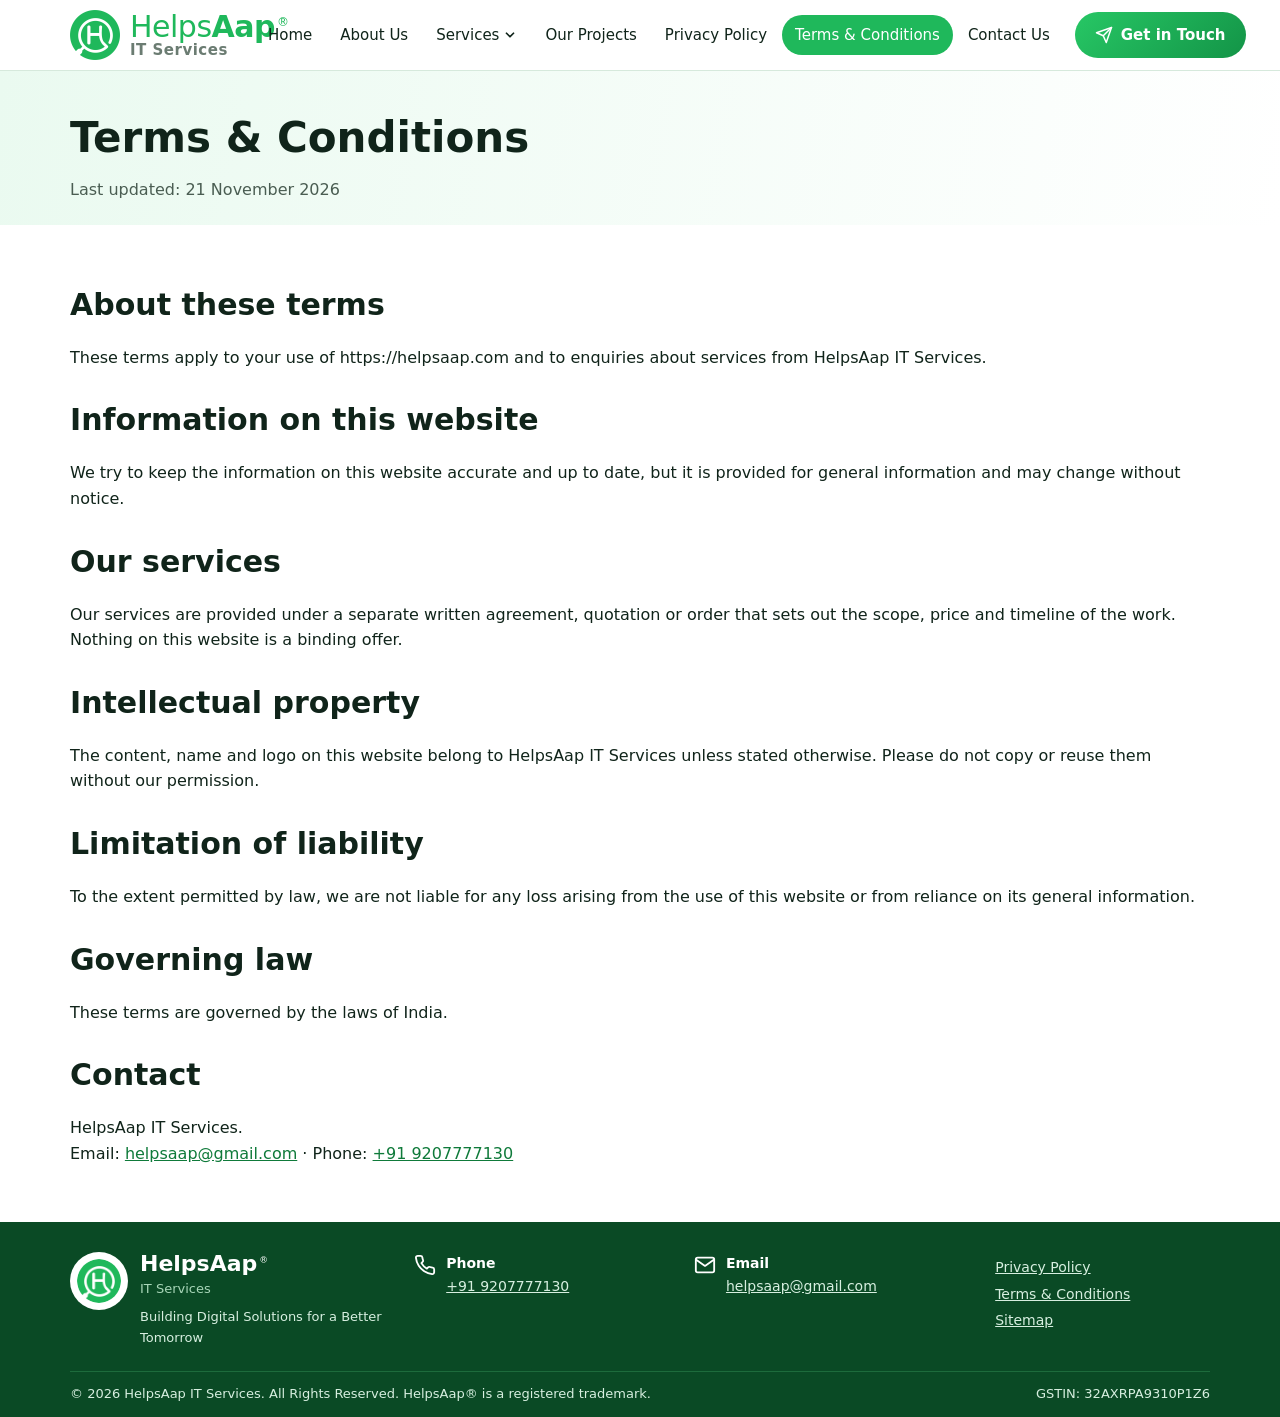
<file: terms.html>
<!doctype html>
<html lang="en">
<head>
<meta charset="utf-8">
<meta name="viewport" content="width=device-width, initial-scale=1">
<title>Terms and Conditions | HelpsAap IT Services</title>
<meta name="description" content="Terms and Conditions for the HelpsAap IT Services website and services.">
<link rel="canonical" href="https://helpsaap.com/terms.html">
<link rel="icon" type="image/png" href="assets/favicon.png">
<meta property="og:title" content="Terms and Conditions | HelpsAap IT Services">
<meta property="og:description" content="Terms and Conditions for the HelpsAap IT Services website and services.">
<meta property="og:type" content="website">
<meta property="og:url" content="https://helpsaap.com/terms.html">
<link rel="stylesheet" href="style.css">
</head>
<body>
<header><div class="bar">
<a class="brand" href="index.html" aria-label="HelpsAap IT Services home"><img src="assets/mark.png" alt="HelpsAap logo"><span class="bt"><b><span>Helps</span><i>Aap</i><sup class="r">&reg;</sup></b><small>IT Services</small></span></a>
<button class="mbtn" aria-label="Menu" onclick="document.getElementById('nv').classList.toggle('open')">&#9776;</button>
<nav id="nv"><a href="index.html">Home</a><a href="about.html">About Us</a><div class="dd"><a href="services.html">Services <svg class="ic" width="14" height="14" viewBox="0 0 24 24" fill="none" stroke="currentColor" stroke-width="3" stroke-linecap="round" stroke-linejoin="round"><polyline points="6 9 12 15 18 9"/></svg></a><div class="menu"><a href="services.html#android">Android App Development</a><a href="services.html#flutter">Flutter App Development</a><a href="services.html#website">Website Development</a><a href="services.html#webapp">Web Application Development</a><a href="services.html#software">Software Development</a><a href="services.html#support">IT Support Services</a></div></div><a href="projects.html">Our Projects</a><a href="privacy.html">Privacy Policy</a><a href="terms.html" class="on">Terms &amp; Conditions</a><a href="contact.html">Contact Us</a><a class="cta" href="contact.html"><svg class="ic" width="18" height="18" viewBox="0 0 24 24" fill="none" stroke="currentColor" stroke-width="2" stroke-linecap="round" stroke-linejoin="round" aria-hidden="true"><line x1="22" y1="2" x2="11" y2="13"/><polygon points="22 2 15 22 11 13 2 9 22 2"/></svg> Get in Touch</a></nav>
</div></header>
<main>
<div class="phero"><div class="wrap"><h1>Terms &amp; Conditions</h1><p>Last updated: 21 November 2026</p></div></div>
<div class="page"><div class="wrap">
<h2>About these terms</h2>
<p>These terms apply to your use of https://helpsaap.com and to enquiries about services from HelpsAap IT Services.</p>
<h2>Information on this website</h2>
<p>We try to keep the information on this website accurate and up to date, but it is provided for general information and may change without notice.</p>
<h2>Our services</h2>
<p>Our services are provided under a separate written agreement, quotation or order that sets out the scope, price and timeline of the work. Nothing on this website is a binding offer.</p>
<h2>Intellectual property</h2>
<p>The content, name and logo on this website belong to HelpsAap IT Services unless stated otherwise. Please do not copy or reuse them without our permission.</p>
<h2>Limitation of liability</h2>
<p>To the extent permitted by law, we are not liable for any loss arising from the use of this website or from reliance on its general information.</p>
<h2>Governing law</h2>
<p>These terms are governed by the laws of India.</p>
<h2>Contact</h2>
<p>HelpsAap IT Services.<br>Email: <a href="mailto:helpsaap@gmail.com">helpsaap@gmail.com</a> &middot; Phone: <a href="tel:+919207777130">+91 9207777130</a></p>
</div></div>
</main>
<footer><div class="wrap">
<div class="fgrid noaddr">
<div class="fb"><img class="fm" src="assets/mark.png" alt=""><div><b>HelpsAap<sup class="r">&reg;</sup></b><small>IT Services</small><p style="margin:8px 0 0;font-size:13px">Building Digital Solutions for a Better Tomorrow</p></div></div>
<div class="fi"><svg class="ic" width="22" height="22" viewBox="0 0 24 24" fill="none" stroke="currentColor" stroke-width="2" stroke-linecap="round" stroke-linejoin="round" aria-hidden="true"><path d="M22 16.92v3a2 2 0 0 1-2.18 2 19.79 19.79 0 0 1-8.63-3.07 19.5 19.5 0 0 1-6-6 19.79 19.79 0 0 1-3.07-8.67A2 2 0 0 1 4.11 2h3a2 2 0 0 1 2 1.72 12.84 12.84 0 0 0 .7 2.81 2 2 0 0 1-.45 2.11L8.09 9.91a16 16 0 0 0 6 6l1.27-1.27a2 2 0 0 1 2.11-.45 12.84 12.84 0 0 0 2.81.7A2 2 0 0 1 22 16.92z"/></svg><div><b>Phone</b><a href="tel:+919207777130">+91 9207777130</a></div></div>
<div class="fi"><svg class="ic" width="22" height="22" viewBox="0 0 24 24" fill="none" stroke="currentColor" stroke-width="2" stroke-linecap="round" stroke-linejoin="round" aria-hidden="true"><path d="M4 4h16c1.1 0 2 .9 2 2v12c0 1.1-.9 2-2 2H4c-1.1 0-2-.9-2-2V6c0-1.1.9-2 2-2z"/><polyline points="22,6 12,13 2,6"/></svg><div><b>Email</b><a href="mailto:helpsaap@gmail.com">helpsaap@gmail.com</a></div></div>
<div class="fl"><a href="privacy.html">Privacy Policy</a><a href="terms.html">Terms &amp; Conditions</a><a href="sitemap.xml">Sitemap</a></div>
</div>
<div class="fbot"><span>&copy; 2026 HelpsAap IT Services. All Rights Reserved. HelpsAap&reg; is a registered trademark.</span><span>GSTIN: 32AXRPA9310P1Z6</span></div>
</div></footer>
</body>
</html>
</file>
<file: style.css>
:root{--g:#1fb85b;--gd:#0f7a3a;--gk:#0a4a25;--ink:#10241a;--mut:#4a5d52;--bg:#fff;--soft:#eefaf2;--line:#d6e9dc}
*{box-sizing:border-box}html{scroll-behavior:smooth}
body{margin:0;font-family:system-ui,-apple-system,"Segoe UI",Roboto,Arial,sans-serif;color:var(--ink);background:var(--bg);line-height:1.6}
a{color:var(--gd)}img{max-width:100%;display:block}
.wrap{max-width:1180px;margin:0 auto;padding:0 20px}
.ic{flex:none;vertical-align:middle}
/* header */
header{position:sticky;top:0;background:#fff;box-shadow:0 1px 0 var(--line);z-index:20}
.bar{display:flex;align-items:center;gap:16px;max-width:1180px;margin:0 auto;padding:10px 20px}
.brand{display:flex;align-items:center;gap:10px;text-decoration:none;color:var(--ink)}
.brand img{height:50px;width:auto}
.bt{line-height:1.05}.bt b{display:block;font-size:30px;color:var(--g);letter-spacing:-.5px}
.bt b i{font-style:normal;font-weight:800}.bt b span{font-weight:500}
.bt small{font-size:15px;color:#6b7c72;font-weight:600;letter-spacing:.5px}
nav{margin-left:auto;display:flex;align-items:center;gap:2px}
nav>a,.dd>a{display:inline-flex;align-items:center;gap:4px;padding:8px 13px;border-radius:999px;text-decoration:none;color:var(--ink);font-size:15px;font-weight:500;white-space:nowrap}
nav>a:hover,.dd>a:hover{background:var(--soft)}
nav>a.on,.dd>a.on{background:var(--g);color:#fff}
.dd{position:relative}
.menu{display:none;position:absolute;top:100%;left:0;min-width:250px;background:#fff;border:1px solid var(--line);border-radius:12px;padding:6px;box-shadow:0 10px 30px rgba(10,74,37,.15)}
.menu a{display:block;padding:9px 12px;border-radius:8px;text-decoration:none;color:var(--ink);font-size:14px}
.menu a:hover{background:var(--soft)}
.dd:hover .menu,.dd:focus-within .menu{display:block}
.cta{display:inline-flex;align-items:center;gap:8px;background:linear-gradient(135deg,#27c765,#139447);color:#fff!important;font-weight:700;padding:11px 20px;border-radius:999px;text-decoration:none;font-size:15px;margin-left:10px;white-space:nowrap}
.mbtn{display:none;margin-left:auto;background:#fff;border:1px solid var(--line);border-radius:10px;padding:8px 12px;font-size:20px;cursor:pointer}
/* hero */
.hero{position:relative;overflow:hidden;background:linear-gradient(100deg,#eafaf0 0%,#fff 55%)}
.hero .wrap{display:grid;grid-template-columns:1.05fr 1fr;gap:0;align-items:center;min-height:380px}
.hero h1{font-size:clamp(34px,5vw,52px);line-height:1.1;margin:0 0 10px;font-weight:800}
.hero h2{font-size:clamp(24px,3.4vw,38px);line-height:1.2;margin:0 0 16px;font-weight:600}
.hero h2 em{font-style:normal;color:var(--g);font-weight:800;border-bottom:3px solid var(--g);border-radius:0 0 40px 40px}
.hero p.lead{font-size:18px;color:var(--ink);max-width:520px;margin:0 0 18px}
.chips{display:flex;flex-wrap:wrap;gap:0;margin:0 0 20px}
.chip{display:flex;align-items:center;gap:8px;padding:2px 16px;border-left:1px solid #bcd5c4;font-size:14px;color:var(--ink)}
.chip:first-child{border-left:0;padding-left:0}.chip .ic{color:var(--g)}
.btn{display:inline-flex;align-items:center;gap:10px;background:linear-gradient(135deg,#169a4a,#0b6b35);color:#fff;font-weight:700;padding:13px 24px;border-radius:999px;text-decoration:none;border:0;font-size:16px;cursor:pointer}
.btn.alt{background:#fff;color:var(--gd);border:2px solid var(--g)}
.pill{display:inline-flex;align-items:center;gap:8px;background:#fff;border-radius:999px;padding:8px 16px;font-size:14px;box-shadow:0 4px 14px rgba(10,74,37,.12);margin-left:18px}
.pill .ic{color:var(--g)}
.hero-img{position:relative;align-self:stretch;min-height:300px}
.hero-img img{position:absolute;inset:0;width:100%;height:100%;object-fit:cover;object-position:left center;-webkit-mask-image:linear-gradient(to right,transparent 0,#000 28%);mask-image:linear-gradient(to right,transparent 0,#000 28%)}
/* sections */
section{padding:34px 0}
.row3{display:grid;grid-template-columns:1fr 1.15fr 1.5fr;gap:24px;align-items:stretch}
.kicker{display:flex;align-items:center;gap:10px;font-weight:600;color:var(--ink);margin:0 0 6px}
.kicker:before{content:"";width:28px;height:2px;background:var(--g)}
.row3 h2,.page h2{font-size:30px;margin:0 0 10px}
.photo{border-radius:20px;overflow:hidden;height:100%;min-height:220px}
.photo img{width:100%;height:100%;object-fit:cover}
.ticks{list-style:none;padding:0;margin:12px 0 16px}
.ticks li{display:flex;gap:10px;align-items:flex-start;margin:6px 0}.ticks .ic{color:var(--g);margin-top:3px}
.svc{background:var(--soft);border-radius:20px;padding:18px}
.sgrid{display:grid;grid-template-columns:repeat(3,1fr);gap:10px}
.stile{background:#fff;border-radius:12px;padding:14px 8px;text-align:center;text-decoration:none;color:var(--ink);font-size:14px;line-height:1.3;border:1px solid transparent}
.stile:hover{border-color:var(--g)}.stile .ic{color:#1b6fd1;display:block;margin:0 auto 6px}
.banner{display:flex;align-items:center;justify-content:space-between;gap:20px;flex-wrap:wrap;background:linear-gradient(90deg,#e1f7e9,#f4fcf7);border-radius:20px;padding:24px 32px}
.banner .rk{font-size:56px;line-height:1}
.banner h2{margin:0 0 4px;font-size:30px}.banner p{margin:0;color:var(--mut)}
/* inner pages */
.phero{background:linear-gradient(100deg,#eafaf0,#fff);padding:34px 0 22px}
.phero h1{margin:0;font-size:clamp(30px,4vw,42px)}
.phero p{margin:6px 0 0;color:var(--mut)}
.page{padding:30px 0 40px}
.page h2{margin-top:26px}
.grid{display:grid;grid-template-columns:repeat(auto-fit,minmax(260px,1fr));gap:16px}
.card{border:1px solid var(--line);border-radius:16px;padding:20px;background:#fff}
.card h3{margin:0 0 6px;font-size:19px}
.card .ic{color:var(--g);margin-bottom:6px}
.tag{display:inline-block;background:var(--soft);border:1px solid var(--line);border-radius:999px;padding:2px 12px;font-size:13px;color:var(--gd);font-weight:600}
dl{margin:0}dt{font-weight:700;margin-top:10px}dd{margin:2px 0 0;color:var(--mut)}
label{display:block;font-weight:600;margin:12px 0 4px}
input,textarea{width:100%;padding:11px;border:1px solid #b9cfc0;border-radius:10px;font:inherit}
/* footer */
footer{background:var(--gk);color:#d7efe0;padding:30px 0 0;font-size:14px}
footer a{color:#d7efe0}
.fgrid{display:grid;grid-template-columns:1.3fr 1.2fr 1fr 1.2fr 1fr;gap:22px;padding-bottom:22px}
.fb{display:flex;gap:12px;align-items:flex-start}
.fb .fm{background:#fff;border-radius:50%;padding:7px;width:58px;height:58px;flex:none}
.fb b{font-size:22px;color:#fff;display:block;line-height:1.1}.fb small{color:#a8d6b8;font-size:13px}
.fi{display:flex;gap:10px;align-items:flex-start}.fi .ic{color:#fff;margin-top:2px}
.fi b{display:block;color:#fff}
.fl a{display:block;margin:4px 0}
.fbot{border-top:1px solid #1d6b3c;display:flex;justify-content:space-between;flex-wrap:wrap;gap:8px;padding:12px 0;font-size:13px}
@media(max-width:980px){
 .mbtn{display:block}
 nav{display:none;position:absolute;top:100%;left:0;right:0;background:#fff;border-bottom:1px solid var(--line);flex-direction:column;align-items:stretch;padding:10px 20px 16px;margin:0}
 nav.open{display:flex}
 .menu{display:block;position:static;border:0;box-shadow:none;padding:0 0 0 14px}
 .cta{margin:8px 0 0;justify-content:center}
 .hero .wrap{grid-template-columns:1fr}
 .hero-img{min-height:230px}.hero-img img{-webkit-mask-image:none;mask-image:none}
 .row3{grid-template-columns:1fr}
 .photo{min-height:200px}
 .fgrid{grid-template-columns:1fr 1fr}
}
@media(max-width:560px){.fgrid{grid-template-columns:1fr}.bt b{font-size:24px}.sgrid{grid-template-columns:repeat(2,1fr)}.pill{margin:10px 0 0}}
.r{font-size:.4em;font-weight:500;vertical-align:super;line-height:0;margin-left:2px;letter-spacing:0}
.fgrid.noaddr{grid-template-columns:1.5fr 1.2fr 1.3fr 1fr}
@media(max-width:980px){.fgrid.noaddr{grid-template-columns:1fr 1fr}}
@media(max-width:560px){.fgrid.noaddr{grid-template-columns:1fr}}
</file>
